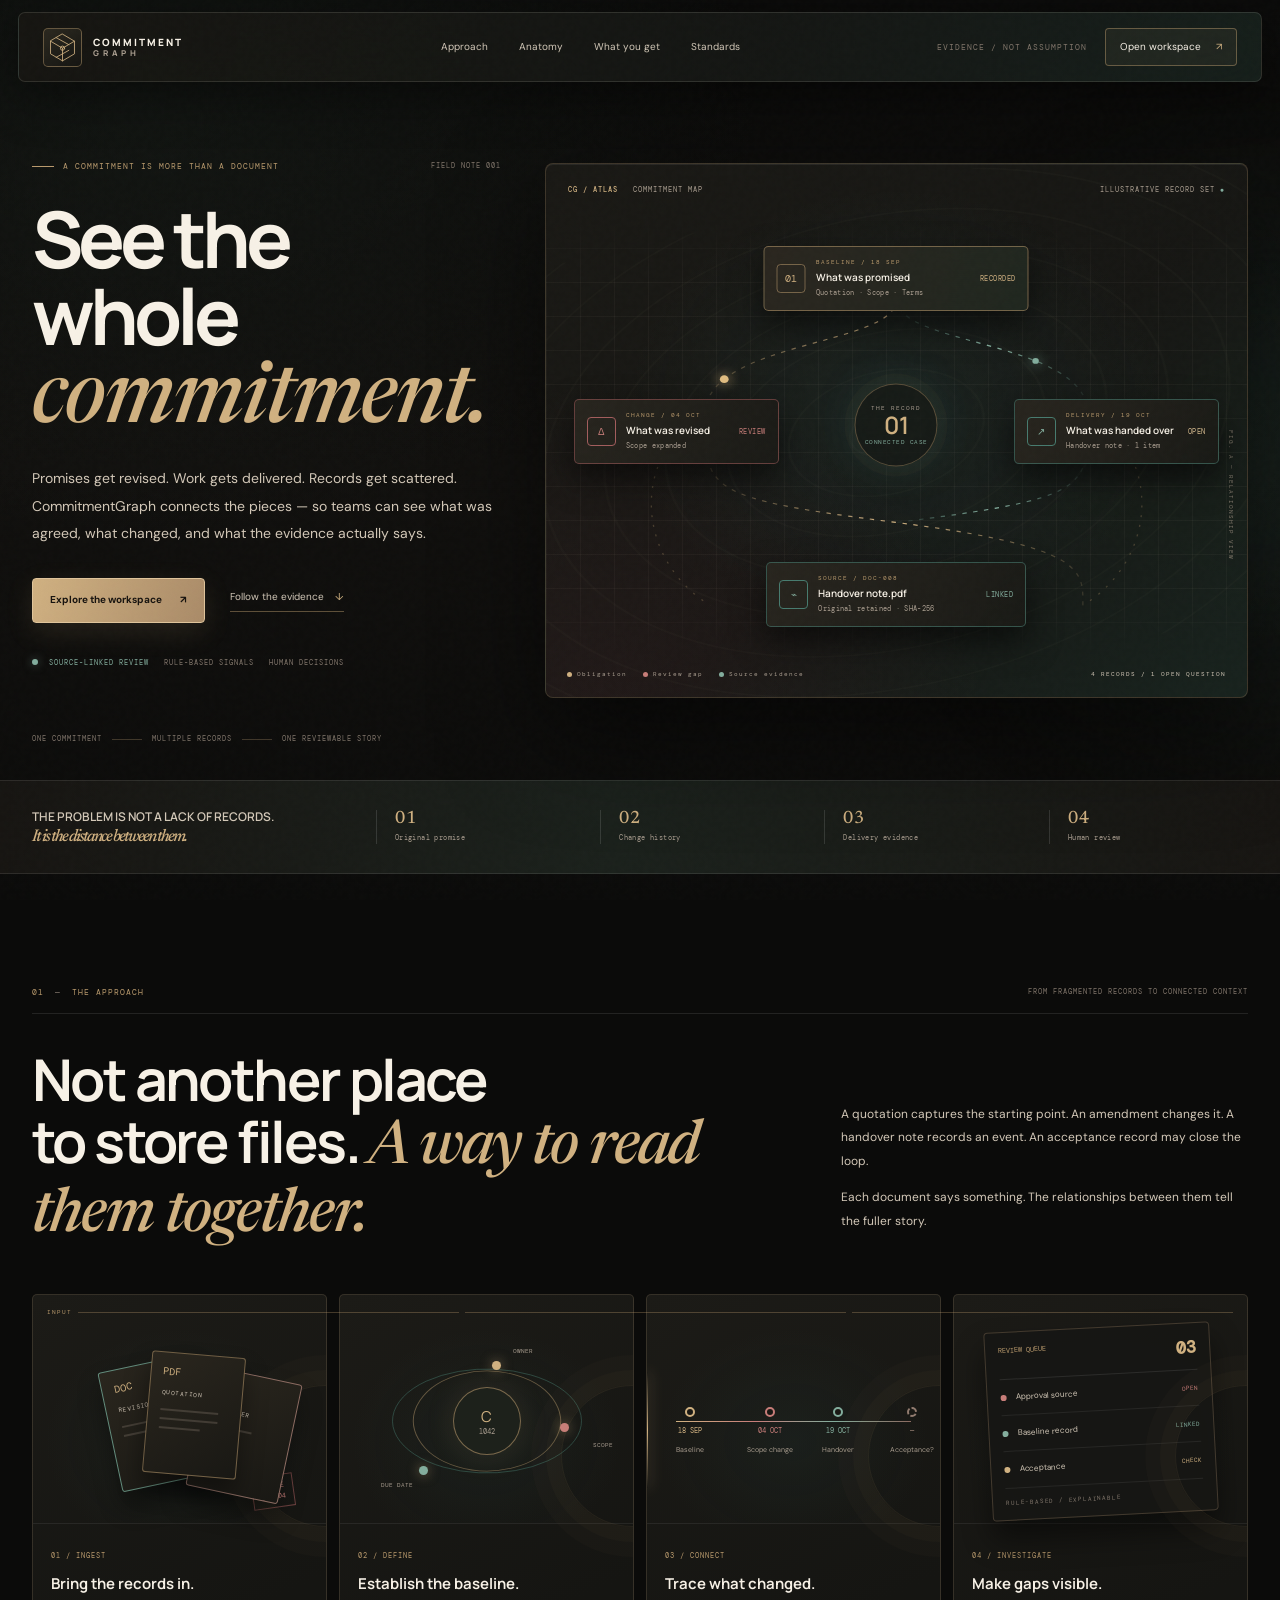
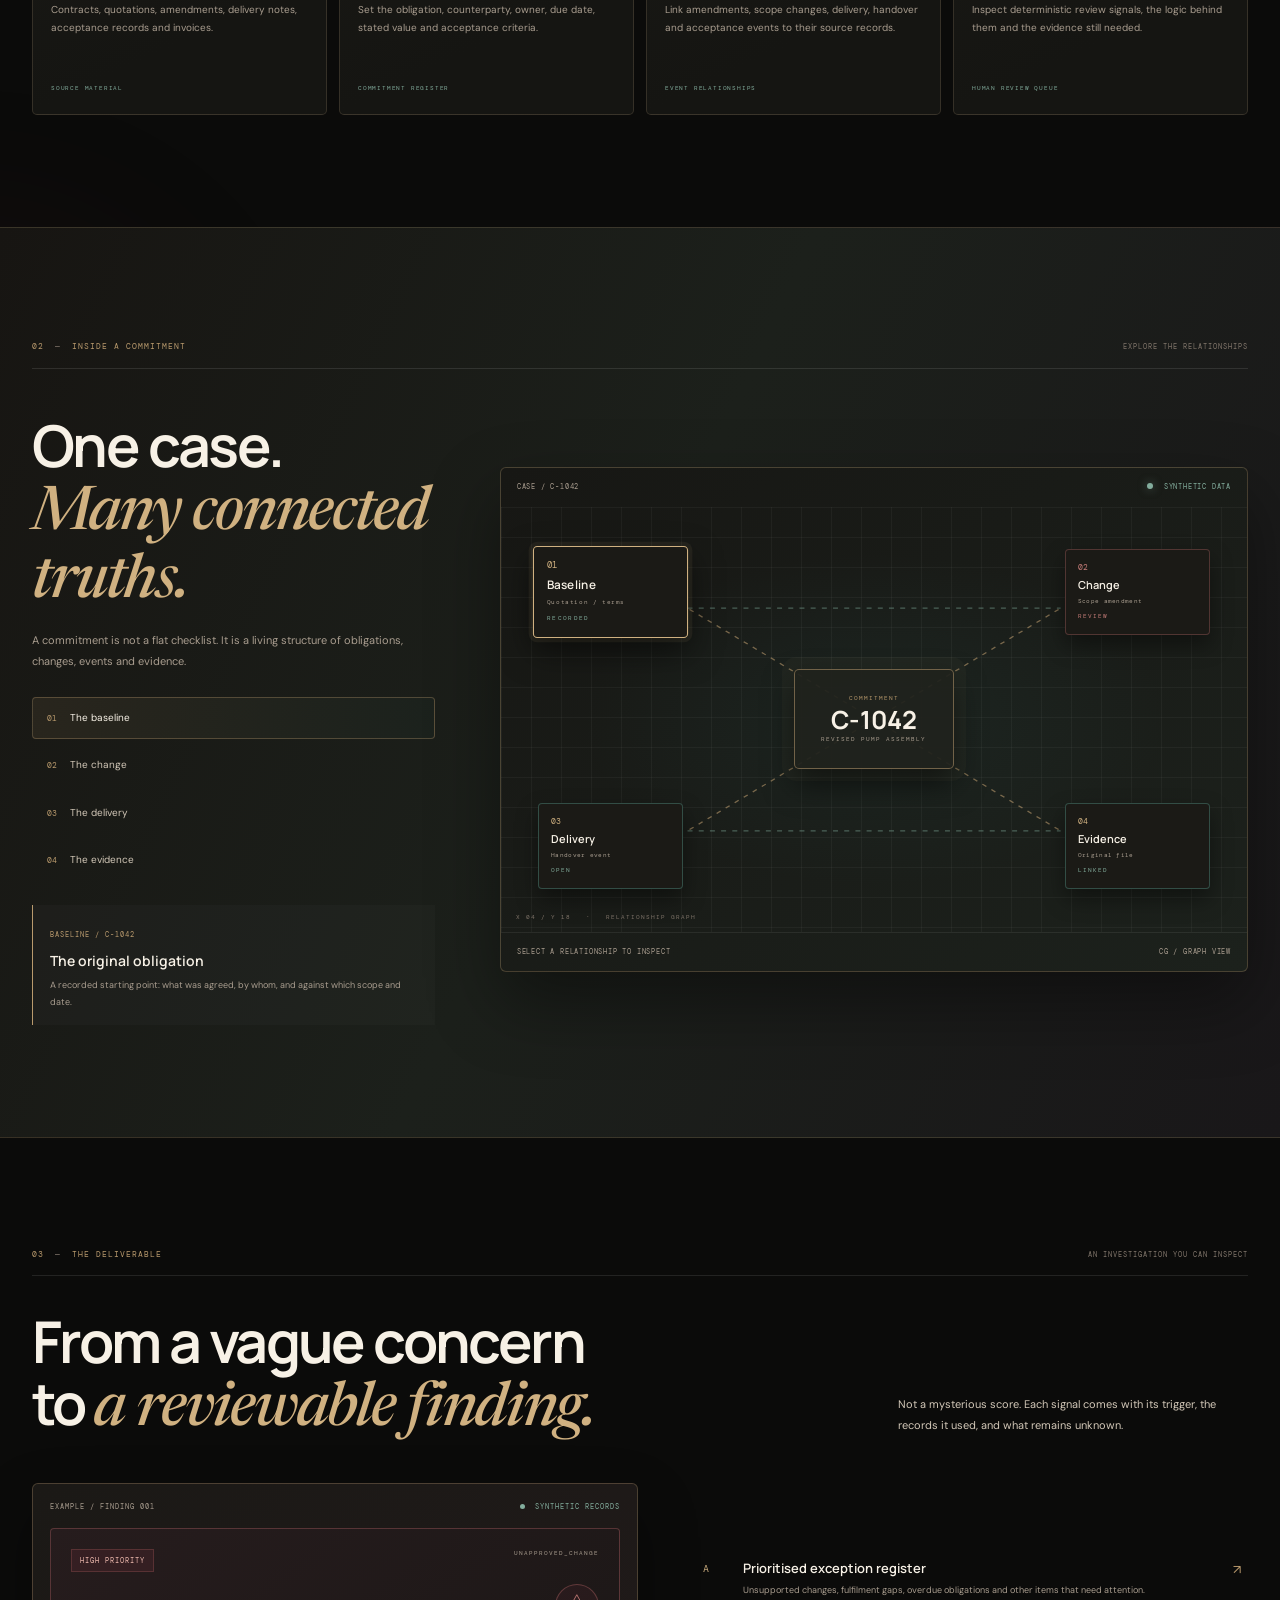
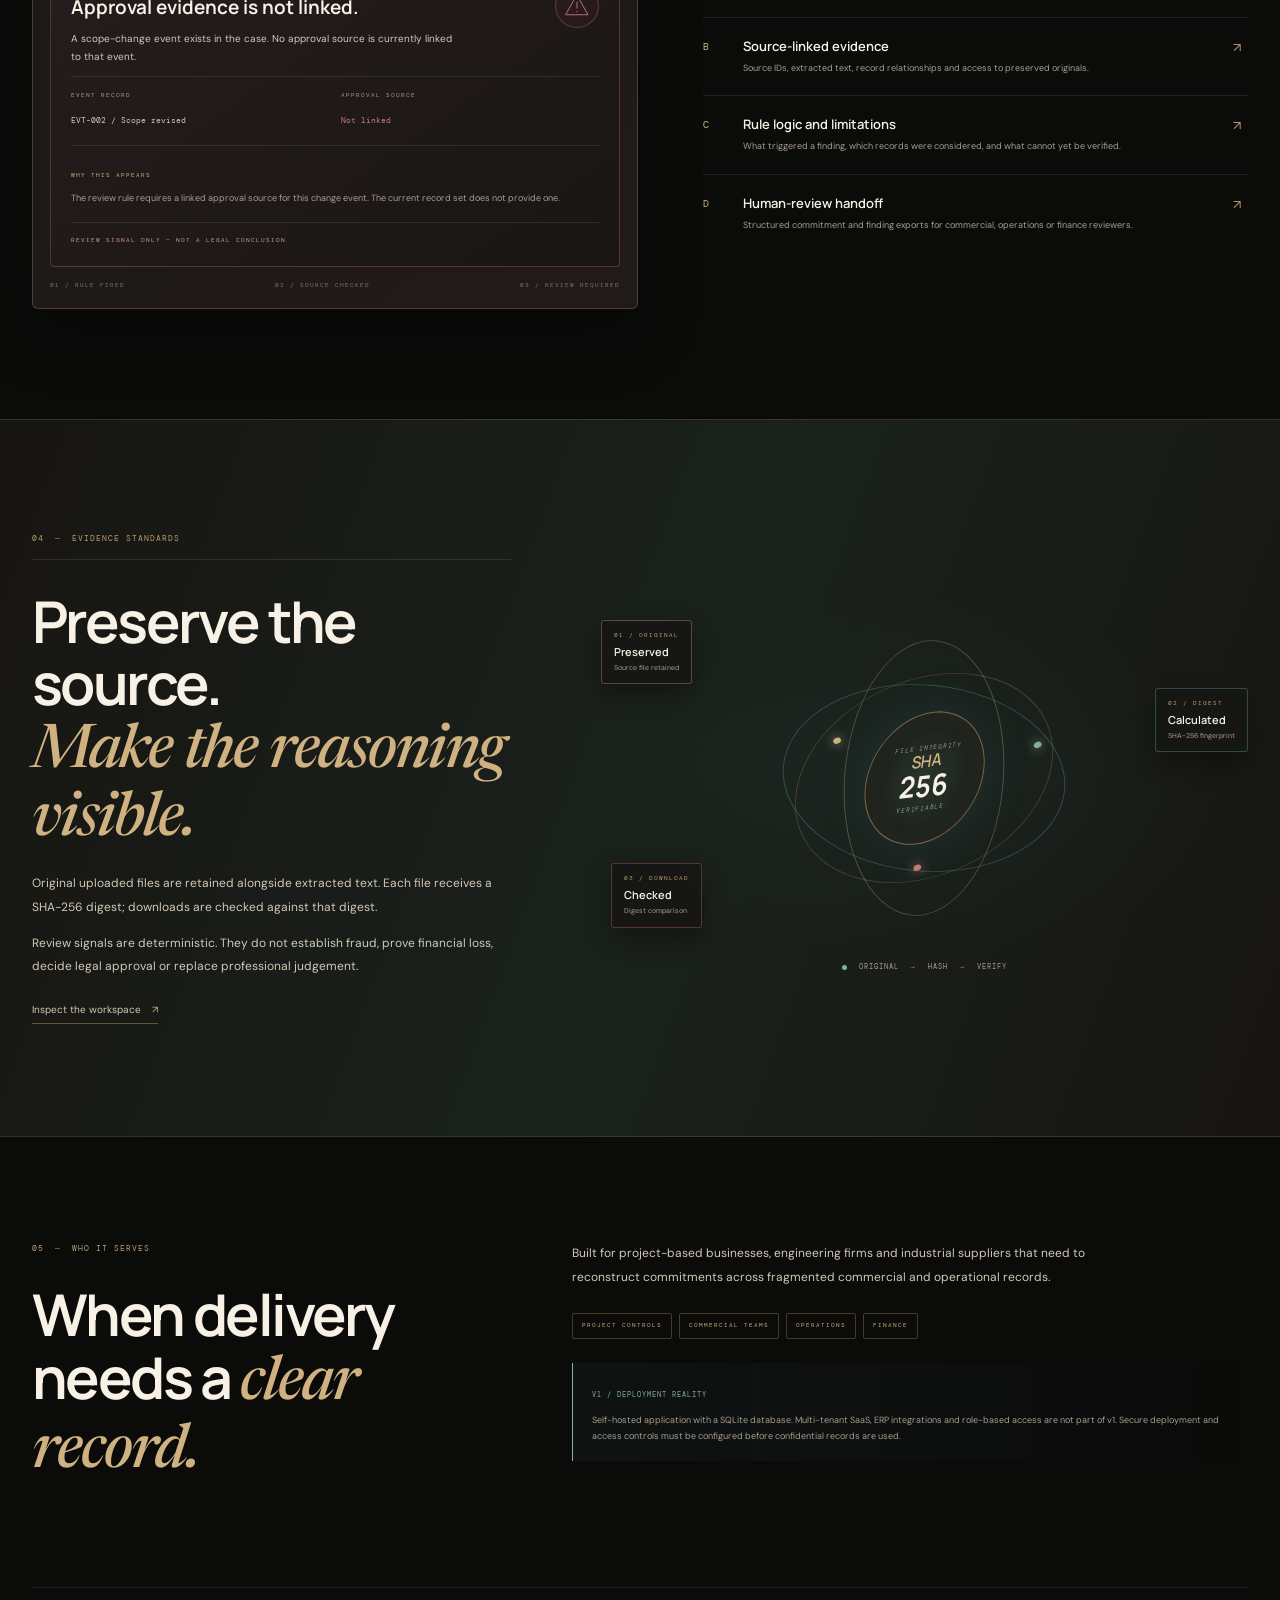
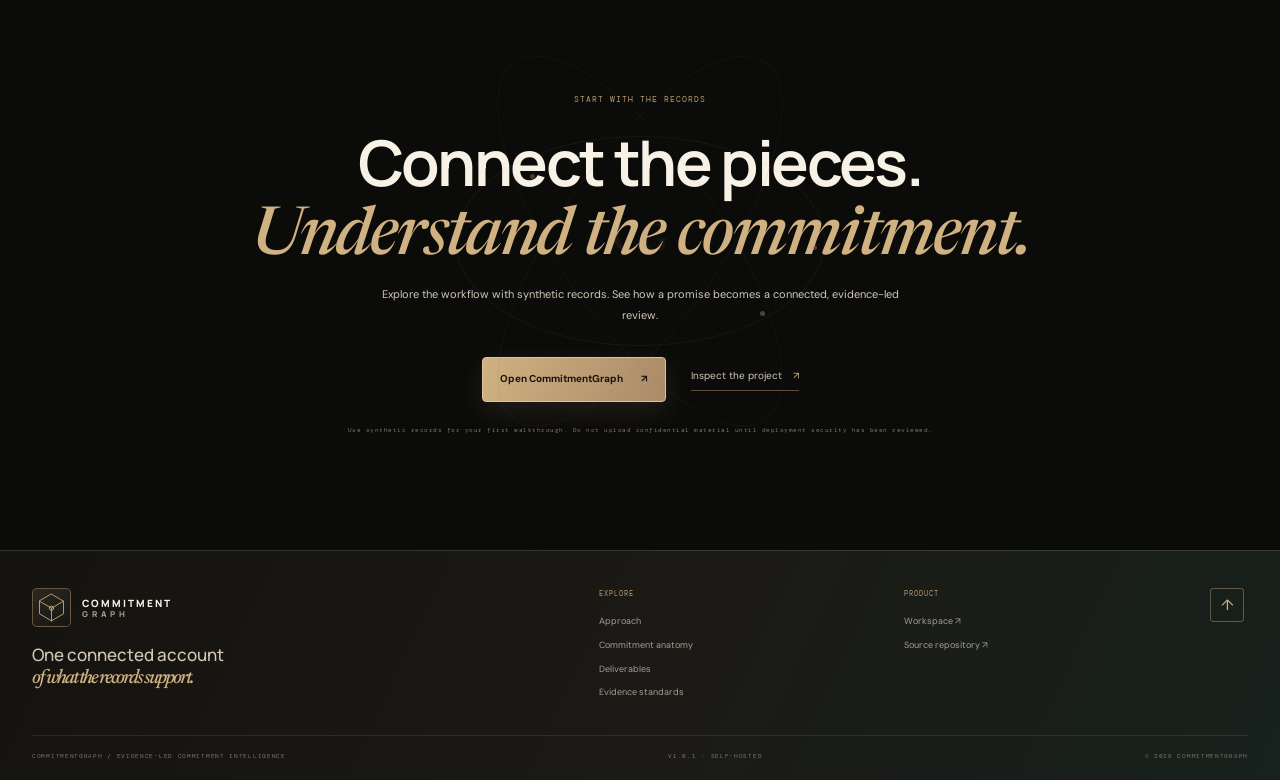
<file: static/marketing.html>
<!doctype html>
<html lang="en">
<head>
<meta charset="utf-8"><meta name="viewport" content="width=device-width,initial-scale=1">
<meta name="theme-color" content="#0b0b0a">
<meta name="description" content="CommitmentGraph connects commercial promises, revisions, delivery events and source records into an evidence-led review trail.">
<meta property="og:title" content="CommitmentGraph — See the whole commitment">
<meta property="og:description" content="From the first promise to the final handover: one connected, reviewable record.">
<title>CommitmentGraph — The commitment, in context</title>
<link rel="preconnect" href="https://fonts.googleapis.com"><link rel="preconnect" href="https://fonts.gstatic.com" crossorigin>
<link href="https://fonts.googleapis.com/css2?family=DM+Mono:wght@400;500&family=DM+Sans:wght@400;500;600;700&family=Manrope:wght@400;500;600;700;800&family=Newsreader:opsz,wght@6..72,400;6..72,500;6..72,600&display=swap" rel="stylesheet">
<link rel="stylesheet" href="/static/site.css">
</head>
<body id="top">
<div class="grain" aria-hidden="true"></div><div class="ambient ambient-a"></div><div class="ambient ambient-b"></div>
<header class="site-header">
<a class="brand" href="/" aria-label="CommitmentGraph home"><span class="brand-symbol"><svg viewBox="0 0 44 44" aria-hidden="true"><path d="M22 3 39 13v18L22 41 5 31V13z"/><path d="M5 13 22 23 39 13M22 23v18"/><circle cx="22" cy="23" r="3"/><path d="m13 8 18 10M13 36l18-10"/></svg></span><span class="brand-name">COMMITMENT<span>GRAPH</span></span></a>
<nav class="desktop-nav" aria-label="Main navigation"><a href="#approach">Approach</a><a href="#anatomy">Anatomy</a><a href="#outputs">What you get</a><a href="#standards">Standards</a></nav>
<div class="header-right"><span class="header-note">EVIDENCE / NOT ASSUMPTION</span><a class="header-cta" href="/workspace">Open workspace <span>↗</span></a><button class="menu-toggle" aria-label="Open navigation" aria-expanded="false"><i></i><i></i></button></div>
<nav class="mobile-nav" id="mobile-nav" aria-label="Mobile navigation"><a href="#approach">Approach</a><a href="#anatomy">Anatomy</a><a href="#outputs">What you get</a><a href="#standards">Standards</a><a href="/workspace">Open workspace ↗</a></nav>
</header>
<main>
<section class="hero shell">
<div class="hero-copy">
<div class="overline"><span class="overline-mark"></span> A COMMITMENT IS MORE THAN A DOCUMENT <span class="overline-index">FIELD NOTE 001</span></div>
<h1>See the whole<br><em>commitment.</em></h1>
<p class="hero-lede">Promises get revised. Work gets delivered. Records get scattered. CommitmentGraph connects the pieces — so teams can see what was agreed, what changed, and what the evidence actually says.</p>
<div class="hero-buttons"><a class="button button-primary" href="/workspace">Explore the workspace <span>↗</span></a><a class="quiet-link" href="#approach">Follow the evidence <span>↓</span></a></div>
<div class="hero-meta"><span><i class="live-dot"></i> SOURCE-LINKED REVIEW</span><span>RULE-BASED SIGNALS</span><span>HUMAN DECISIONS</span></div>
</div>
<div class="atlas" aria-label="Illustrative commitment evidence map">
<div class="atlas-top"><span><b>CG / ATLAS</b> &nbsp; COMMITMENT MAP</span><span>ILLUSTRATIVE RECORD SET <i>●</i></span></div>
<div class="atlas-grid"></div><div class="atlas-contours"></div>
<svg class="atlas-lines" viewBox="0 0 640 470" preserveAspectRatio="none" aria-hidden="true">
<defs><linearGradient id="goldline"><stop stop-color="#b99a6d" stop-opacity=".2"/><stop offset=".5" stop-color="#d0b181"/><stop offset="1" stop-color="#b99a6d" stop-opacity=".2"/></linearGradient><linearGradient id="tealline"><stop stop-color="#639587" stop-opacity=".1"/><stop offset=".5" stop-color="#8db9a8"/><stop offset="1" stop-color="#639587" stop-opacity=".1"/></linearGradient></defs>
<path class="route route-gold" d="M320 91 C320 140 145 133 145 210 S145 295 320 320 S490 370 490 405"/><path class="route route-teal" d="M320 91 C320 140 495 133 495 210 S495 295 320 320"/><path class="route route-muted" d="M145 210 C80 245 78 355 150 405 M495 210 C560 245 562 355 490 405"/>
<circle r="4" class="traveller"><animateMotion dur="7s" repeatCount="indefinite" path="M320 91 C320 140 145 133 145 210 S145 295 320 320 S490 370 490 405"/></circle>
<circle r="3" class="traveller teal-traveller"><animateMotion dur="6s" repeatCount="indefinite" path="M320 91 C320 140 495 133 495 210 S495 295 320 320"/></circle>
</svg>
<div class="atlas-node node-promise"><span class="node-icon icon-gold">01</span><div><small>BASELINE / 18 SEP</small><strong>What was promised</strong><label>Quotation · Scope · Terms</label></div><b class="node-state">RECORDED</b></div>
<div class="atlas-node node-change"><span class="node-icon icon-red">Δ</span><div><small>CHANGE / 04 OCT</small><strong>What was revised</strong><label>Scope expanded</label></div><b class="node-state state-review">REVIEW</b></div>
<div class="atlas-node node-delivery"><span class="node-icon icon-teal">↗</span><div><small>DELIVERY / 19 OCT</small><strong>What was handed over</strong><label>Handover note · 1 item</label></div><b class="node-state state-open">OPEN</b></div>
<div class="atlas-node node-evidence"><span class="node-icon icon-teal">⌁</span><div><small>SOURCE / DOC-008</small><strong>Handover note.pdf</strong><label>Original retained · SHA-256</label></div><b class="node-state state-linked">LINKED</b></div>
<div class="atlas-core"><span>THE RECORD</span><b>01</b><small>CONNECTED CASE</small></div>
<div class="atlas-legend"><span><i class="legend-gold"></i> Obligation</span><span><i class="legend-red"></i> Review gap</span><span><i class="legend-teal"></i> Source evidence</span><b>4 RECORDS / 1 OPEN QUESTION</b></div>
<div class="atlas-side-label">FIG. A — RELATIONSHIP VIEW</div>
</div>
<div class="hero-caption"><span>ONE COMMITMENT</span><span class="caption-rule"></span><span>MULTIPLE RECORDS</span><span class="caption-rule"></span><span>ONE REVIEWABLE STORY</span></div>
</section>

<section class="signal-strip"><div class="shell signal-inner"><div class="signal-lead">THE PROBLEM IS NOT A LACK OF RECORDS.<br><em>It is the distance between them.</em></div><div class="signal-stat"><b>01</b><span>Original promise</span></div><div class="signal-stat"><b>02</b><span>Change history</span></div><div class="signal-stat"><b>03</b><span>Delivery evidence</span></div><div class="signal-stat"><b>04</b><span>Human review</span></div></div></section>

<section class="approach shell section-pad" id="approach">
<div class="section-head"><div class="section-id">01 <i>—</i> THE APPROACH</div><span class="section-aside">FROM FRAGMENTED RECORDS TO CONNECTED CONTEXT</span></div>
<div class="approach-intro"><h2>Not another place<br>to store files. <em>A way to read them together.</em></h2><div class="approach-copy"><p>A quotation captures the starting point. An amendment changes it. A handover note records an event. An acceptance record may close the loop.</p><p>Each document says something. The relationships between them tell the fuller story.</p></div></div>
<div class="journey">
<div class="journey-rail"><span>INPUT</span><i></i><span>STRUCTURE</span><i></i><span>TRACE</span><i></i><span>REVIEW</span></div>
<article class="journey-card journey-input"><div class="journey-visual documents-visual"><div class="doc doc-back"><b>DOC</b><span>REVISION</span><i></i><i></i></div><div class="doc doc-front"><b>PDF</b><span>QUOTATION</span><i></i><i></i><i></i></div><div class="doc doc-side"><b>CSV</b><span>REGISTER</span><i></i></div><div class="visual-stamp">SOURCE<br>SET 04</div></div><div class="journey-text"><small>01 / INGEST</small><h3>Bring the records in.</h3><p>Contracts, quotations, amendments, delivery notes, acceptance records and invoices.</p><span class="journey-output">SOURCE MATERIAL</span></div></article>
<article class="journey-card journey-structure"><div class="journey-visual structure-visual"><div class="structure-ring ring-one"></div><div class="structure-ring ring-two"></div><div class="structure-center">C<span>1042</span></div><i class="orbit-point point-one"></i><i class="orbit-point point-two"></i><i class="orbit-point point-three"></i><div class="orbit-label label-one">OWNER</div><div class="orbit-label label-two">DUE DATE</div><div class="orbit-label label-three">SCOPE</div></div><div class="journey-text"><small>02 / DEFINE</small><h3>Establish the baseline.</h3><p>Set the obligation, counterparty, owner, due date, stated value and acceptance criteria.</p><span class="journey-output">COMMITMENT REGISTER</span></div></article>
<article class="journey-card journey-trace"><div class="journey-visual timeline-visual"><div class="timeline-line"></div><div class="timeline-event event-a"><i></i><b>18 SEP</b><span>Baseline</span></div><div class="timeline-event event-b"><i></i><b>04 OCT</b><span>Scope change</span></div><div class="timeline-event event-c"><i></i><b>19 OCT</b><span>Handover</span></div><div class="timeline-event event-d"><i></i><b>—</b><span>Acceptance?</span></div><div class="timeline-scan"></div></div><div class="journey-text"><small>03 / CONNECT</small><h3>Trace what changed.</h3><p>Link amendments, scope changes, delivery, handover and acceptance events to their source records.</p><span class="journey-output">EVENT RELATIONSHIPS</span></div></article>
<article class="journey-card journey-review"><div class="journey-visual review-visual"><div class="review-sheet"><div class="review-sheet-head"><span>REVIEW QUEUE</span><b>03</b></div><div class="review-row"><i class="review-alert"></i><span>Approval source</span><b>OPEN</b></div><div class="review-row"><i class="review-ok"></i><span>Baseline record</span><b>LINKED</b></div><div class="review-row"><i class="review-wait"></i><span>Acceptance</span><b>CHECK</b></div><div class="review-sheet-foot">RULE-BASED / EXPLAINABLE</div></div></div><div class="journey-text"><small>04 / INVESTIGATE</small><h3>Make gaps visible.</h3><p>Inspect deterministic review signals, the logic behind them and the evidence still needed.</p><span class="journey-output">HUMAN REVIEW QUEUE</span></div></article>
</div>
</section>

<section class="anatomy-section" id="anatomy"><div class="shell section-pad">
<div class="section-head"><div class="section-id">02 <i>—</i> INSIDE A COMMITMENT</div><span class="section-aside">EXPLORE THE RELATIONSHIPS</span></div>
<div class="anatomy-layout"><div class="anatomy-copy"><h2>One case.<br><em>Many connected truths.</em></h2><p>A commitment is not a flat checklist. It is a living structure of obligations, changes, events and evidence.</p>
<div class="anatomy-tabs" role="tablist" aria-label="Commitment relationship views">
<button class="anatomy-tab active" role="tab" aria-selected="true" data-view="baseline"><span>01</span> The baseline</button>
<button class="anatomy-tab" role="tab" aria-selected="false" data-view="change"><span>02</span> The change</button>
<button class="anatomy-tab" role="tab" aria-selected="false" data-view="delivery"><span>03</span> The delivery</button>
<button class="anatomy-tab" role="tab" aria-selected="false" data-view="evidence"><span>04</span> The evidence</button>
</div><div class="anatomy-note" aria-live="polite"><small id="view-kicker">BASELINE / C-1042</small><h3 id="view-title">The original obligation</h3><p id="view-copy">A recorded starting point: what was agreed, by whom, and against which scope and date.</p></div>
</div>
<div class="case-board" data-active="baseline"><div class="board-top"><span>CASE / C-1042</span><span class="board-status"><i></i> SYNTHETIC DATA</span></div><div class="board-canvas">
<div class="board-grid"></div><svg class="board-links" viewBox="0 0 600 420" preserveAspectRatio="none" aria-hidden="true"><path d="M300 210 L150 100 M300 210 L450 100 M300 210 L150 320 M300 210 L450 320"/><path d="M150 100 L450 100 M150 320 L450 320" class="link-secondary"/></svg>
<div class="board-hub"><span>COMMITMENT</span><b>C-1042</b><small>REVISED PUMP ASSEMBLY</small></div>
<div class="board-card board-baseline"><i>01</i><b>Baseline</b><small>Quotation / terms</small><span>RECORDED</span></div>
<div class="board-card board-change"><i>02</i><b>Change</b><small>Scope amendment</small><span>REVIEW</span></div>
<div class="board-card board-delivery"><i>03</i><b>Delivery</b><small>Handover event</small><span>OPEN</span></div>
<div class="board-card board-evidence"><i>04</i><b>Evidence</b><small>Original file</small><span>LINKED</span></div>
<div class="board-coordinates">X 04 / Y 18 &nbsp; · &nbsp; RELATIONSHIP GRAPH</div>
</div><div class="board-bottom"><span>SELECT A RELATIONSHIP TO INSPECT</span><span>CG / GRAPH VIEW</span></div></div>
</div></div></section>

<section class="outputs-section shell section-pad" id="outputs">
<div class="section-head"><div class="section-id">03 <i>—</i> THE DELIVERABLE</div><span class="section-aside">AN INVESTIGATION YOU CAN INSPECT</span></div>
<div class="outputs-heading"><h2>From a vague concern<br>to <em>a reviewable finding.</em></h2><p>Not a mysterious score. Each signal comes with its trigger, the records it used, and what remains unknown.</p></div>
<div class="finding-layout"><div class="finding-stage"><div class="stage-top"><span>EXAMPLE / FINDING 001</span><span><i></i> SYNTHETIC RECORDS</span></div><div class="finding-card"><div class="finding-status"><span>HIGH PRIORITY</span><b>UNAPPROVED_CHANGE</b></div><div class="finding-icon"><svg viewBox="0 0 64 64" aria-hidden="true"><path d="M32 7 57 52H7z"/><path d="M32 23v14m0 7v1"/></svg></div><h3>Approval evidence is not linked.</h3><p>A scope-change event exists in the case. No approval source is currently linked to that event.</p><div class="finding-evidence"><div><small>EVENT RECORD</small><b>EVT-002 / Scope revised</b></div><div><small>APPROVAL SOURCE</small><b class="unlinked">Not linked</b></div></div><div class="finding-reason"><span>WHY THIS APPEARS</span><p>The review rule requires a linked approval source for this change event. The current record set does not provide one.</p></div><div class="finding-disclaimer">REVIEW SIGNAL ONLY — NOT A LEGAL CONCLUSION</div></div><div class="stage-foot"><span>01 / RULE FIRED</span><span>02 / SOURCE CHECKED</span><span>03 / REVIEW REQUIRED</span></div></div>
<div class="deliverables"><article><span class="deliverable-no">A</span><div><h3>Prioritised exception register</h3><p>Unsupported changes, fulfilment gaps, overdue obligations and other items that need attention.</p></div><span class="deliverable-arrow">↗</span></article><article><span class="deliverable-no">B</span><div><h3>Source-linked evidence</h3><p>Source IDs, extracted text, record relationships and access to preserved originals.</p></div><span class="deliverable-arrow">↗</span></article><article><span class="deliverable-no">C</span><div><h3>Rule logic and limitations</h3><p>What triggered a finding, which records were considered, and what cannot yet be verified.</p></div><span class="deliverable-arrow">↗</span></article><article><span class="deliverable-no">D</span><div><h3>Human-review handoff</h3><p>Structured commitment and finding exports for commercial, operations or finance reviewers.</p></div><span class="deliverable-arrow">↗</span></article></div></div>
</section>

<section class="standards-section" id="standards"><div class="shell section-pad standards-layout"><div class="standards-copy"><div class="section-head"><div class="section-id">04 <i>—</i> EVIDENCE STANDARDS</div></div><h2>Preserve the source.<br><em>Make the reasoning visible.</em></h2><p>Original uploaded files are retained alongside extracted text. Each file receives a SHA-256 digest; downloads are checked against that digest.</p><p>Review signals are deterministic. They do not establish fraud, prove financial loss, decide legal approval or replace professional judgement.</p><a class="quiet-link" href="/workspace">Inspect the workspace <span>↗</span></a></div>
<div class="integrity-art"><div class="integrity-rings"><span></span><span></span><span></span><div class="hash-core"><small>FILE INTEGRITY</small><b>SHA</b><strong>256</strong><i>VERIFIABLE</i></div></div><div class="integrity-callout callout-a"><small>01 / ORIGINAL</small><b>Preserved</b><span>Source file retained</span></div><div class="integrity-callout callout-b"><small>02 / DIGEST</small><b>Calculated</b><span>SHA-256 fingerprint</span></div><div class="integrity-callout callout-c"><small>03 / DOWNLOAD</small><b>Checked</b><span>Digest comparison</span></div><div class="integrity-track"><i></i><span>ORIGINAL</span><b>→</b><span>HASH</span><b>→</b><span>VERIFY</span></div></div></div></section>

<section class="fit-section shell"><div class="fit-left"><div class="section-id">05 <i>—</i> WHO IT SERVES</div><h2>When delivery<br>needs a <em>clear record.</em></h2></div><div class="fit-right"><p>Built for project-based businesses, engineering firms and industrial suppliers that need to reconstruct commitments across fragmented commercial and operational records.</p><div class="fit-tags"><span>PROJECT CONTROLS</span><span>COMMERCIAL TEAMS</span><span>OPERATIONS</span><span>FINANCE</span></div><div class="deployment-note"><b>V1 / DEPLOYMENT REALITY</b><p>Self-hosted application with a SQLite database. Multi-tenant SaaS, ERP integrations and role-based access are not part of v1. Secure deployment and access controls must be configured before confidential records are used.</p></div></div></section>

<section class="closing shell"><div class="closing-orbit" aria-hidden="true"><span></span><span></span><span></span><b>CG</b></div><div class="section-id">START WITH THE RECORDS</div><h2>Connect the pieces.<br><em>Understand the commitment.</em></h2><p>Explore the workflow with synthetic records. See how a promise becomes a connected, evidence-led review.</p><div class="hero-buttons"><a class="button button-primary" href="/workspace">Open CommitmentGraph <span>↗</span></a><a class="quiet-link" href="https://github.com/DT-09/CommitmentGraph" target="_blank" rel="noopener noreferrer">Inspect the project <span>↗</span></a></div><small>Use synthetic records for your first walkthrough. Do not upload confidential material until deployment security has been reviewed.</small></section>
</main>
<footer class="site-footer"><div class="shell footer-main"><div class="footer-brand"><a class="brand" href="/"><span class="brand-symbol"><svg viewBox="0 0 44 44" aria-hidden="true"><path d="M22 3 39 13v18L22 41 5 31V13z"/><path d="M5 13 22 23 39 13M22 23v18"/><circle cx="22" cy="23" r="3"/></svg></span><span class="brand-name">COMMITMENT<span>GRAPH</span></span></a><p>One connected account<br><em>of what the records support.</em></p></div><div class="footer-nav"><span>EXPLORE</span><a href="#approach">Approach</a><a href="#anatomy">Commitment anatomy</a><a href="#outputs">Deliverables</a><a href="#standards">Evidence standards</a></div><div class="footer-nav"><span>PRODUCT</span><a href="/workspace">Workspace ↗</a><a href="https://github.com/DT-09/CommitmentGraph" target="_blank" rel="noopener noreferrer">Source repository ↗</a></div><a class="back-top" href="#top" aria-label="Back to top">↑</a></div><div class="shell footer-bottom"><span>COMMITMENTGRAPH / EVIDENCE-LED COMMITMENT INTELLIGENCE</span><span>V1.0.1 · SELF-HOSTED</span><span>© 2026 COMMITMENTGRAPH</span></div></footer>
<script src="/static/site.js" defer></script>
</body></html>
</file>
<file: static/site.css>
:root{--bg:#0b0b0a;--panel:#151512;--panel2:#1c1b17;--panel3:#202b25;--line:#39352e;--line-soft:#ffffff18;--ivory:#f7f1e6;--cream:#eadec9;--body:#d3c8b8;--muted:#a99d8f;--dim:#81766b;--brass:#b99a6d;--gold:#d0b181;--teal:#83ad9d;--teal-deep:#2a524e;--red:#c77d79;--serif:"Newsreader",Georgia,serif;--sans:"DM Sans",sans-serif;--display:Manrope,sans-serif;--mono:"DM Mono",monospace}
*{box-sizing:border-box}html{scroll-behavior:smooth;scroll-padding-top:105px}body{margin:0;background:var(--bg);color:var(--ivory);font:15px/1.65 var(--sans);overflow-x:hidden}body:before{content:"";position:fixed;inset:0;z-index:-3;pointer-events:none;background:radial-gradient(ellipse at 12% 12%,#25352b35,transparent 38%),radial-gradient(ellipse at 85% 48%,#2a524e20,transparent 34%),linear-gradient(180deg,#0b0b0a,#11100e 52%,#0b0b0a)}.grain{position:fixed;inset:0;z-index:50;pointer-events:none;opacity:.12;background-image:url("data:image/svg+xml,%3Csvg viewBox='0 0 180 180' xmlns='http://www.w3.org/2000/svg'%3E%3Cfilter id='n'%3E%3CfeTurbulence type='fractalNoise' baseFrequency='.9' numOctaves='3' stitchTiles='stitch'/%3E%3C/filter%3E%3Crect width='100%25' height='100%25' filter='url(%23n)' opacity='.14'/%3E%3C/svg%3E")}.ambient{position:absolute;z-index:-1;pointer-events:none;border-radius:50%;filter:blur(100px);opacity:.13}.ambient-a{width:480px;height:480px;top:220px;right:-220px;background:#315b4d}.ambient-b{width:400px;height:400px;top:1850px;left:-230px;background:#692c38}a{color:inherit;text-decoration:none}button{font:inherit}.shell{width:min(1260px,calc(100% - 64px));margin-inline:auto}
.site-header{position:fixed;z-index:40;top:12px;left:50%;transform:translateX(-50%);width:min(1440px,calc(100% - 36px));height:70px;padding:0 24px;display:flex;align-items:center;justify-content:space-between;border:1px solid #f7f1e61e;border-radius:7px;background:linear-gradient(105deg,#171612e8,#171916d9 60%,#17211de8);backdrop-filter:blur(24px) saturate(140%);box-shadow:0 12px 50px #0007}.brand{display:flex;align-items:center;gap:11px}.brand-symbol{width:39px;height:39px;border:1px solid #b99a6d77;border-radius:5px;background:linear-gradient(145deg,#2b281f,#151512);display:grid;place-items:center}.brand-symbol svg{width:31px;height:31px;fill:none;stroke:var(--gold);stroke-width:1.2;stroke-linecap:round;stroke-linejoin:round}.brand-name{font:800 10px/1.25 var(--display);letter-spacing:2px}.brand-name span{display:block;font-size:8px;letter-spacing:4px;color:var(--muted)}.desktop-nav{display:flex;gap:31px;margin-left:60px}.desktop-nav a,.mobile-nav a{font-size:10px;color:var(--body);transition:color .2s}.desktop-nav a:hover,.mobile-nav a:hover{color:var(--gold)}.header-right{display:flex;align-items:center;gap:18px}.header-note{font:8px var(--mono);letter-spacing:1px;color:var(--dim)}.header-cta{padding:10px 14px;border:1px solid #b99a6d77;border-radius:4px;color:var(--ivory);font-size:10px;background:#b99a6d12}.header-cta span{color:var(--gold);margin-left:12px}.menu-toggle{display:none;width:37px;height:37px;border:1px solid #ffffff25;border-radius:4px;background:#ffffff08}.menu-toggle i{display:block;width:14px;height:1px;background:var(--ivory);margin:5px auto;transition:.2s}.mobile-nav{display:none}
.hero{position:relative;display:grid;grid-template-columns:.8fr 1.2fr;align-items:center;gap:44px;min-height:780px;padding-top:152px;padding-bottom:72px}.hero-copy{position:relative;z-index:2;padding-bottom:32px}.overline,.section-id,.section-aside,.atlas-top,.atlas-node small,.atlas-node label,.atlas-legend,.atlas-side-label,.hero-meta,.hero-caption,.signal-stat,.journey-rail,.journey-text small,.journey-output,.board-top,.board-bottom,.board-coordinates,.board-card small,.board-card span,.board-hub span,.board-hub small,.finding-status,.stage-top,.finding-evidence small,.finding-reason span,.finding-disclaimer,.stage-foot,.deliverable-no,.integrity-callout small,.integrity-track,.fit-tags,.deployment-note>b,.closing>small,.footer-nav>span,.footer-bottom{font-family:var(--mono);letter-spacing:1px}.overline{font-size:8px;color:var(--brass);display:flex;align-items:center;gap:9px;white-space:nowrap}.overline-mark{width:22px;height:1px;background:var(--brass)}.overline-index{margin-left:auto;color:var(--dim);font-size:7px}h1{font:700 clamp(55px,6.1vw,88px)/.99 var(--display);letter-spacing:-5px;margin:27px 0 23px}h1 em,h2 em,.signal-lead em,.footer-brand p em{font:500 italic 1.08em/.95 var(--serif);color:var(--gold);letter-spacing:-2px}.hero-lede{max-width:470px;color:var(--body);font-size:14px;line-height:1.95}.hero-buttons{display:flex;align-items:center;gap:25px;flex-wrap:wrap;margin-top:31px}.button{display:inline-flex;align-items:center;gap:18px;padding:13px 17px;border-radius:4px;font-size:10px;font-weight:700;transition:transform .25s,background .25s}.button:hover{transform:translateY(-2px)}.button-primary{color:#17130f;background:linear-gradient(110deg,#d0b181,#aa8b68);border:1px solid #dfc49b;box-shadow:0 9px 28px #b99a6d24}.button-primary:hover{background:#e0c49a}.quiet-link{font-size:10px;color:var(--body);border-bottom:1px solid #b99a6d77;padding-bottom:5px}.quiet-link span{color:var(--gold);margin-left:8px}.hero-meta{display:flex;gap:15px;flex-wrap:wrap;margin-top:34px;color:var(--dim);font-size:7px}.hero-meta span:first-child{color:var(--teal)}.live-dot,.board-status i{display:inline-block;width:6px;height:6px;background:var(--teal);border-radius:50%;margin-right:6px;box-shadow:0 0 10px #83ad9d88}
.atlas{height:535px;position:relative;isolation:isolate;overflow:hidden;border:1px solid #a88c6744;border-radius:8px;background:linear-gradient(140deg,#1b1a16f5,#171714f7 56%,#19241ff5);box-shadow:0 35px 100px #0008,inset 0 1px #fff1}.atlas:before{content:"";position:absolute;inset:0;z-index:-1;background:radial-gradient(ellipse at 50% 46%,#2a524e36,transparent 54%),radial-gradient(ellipse at 8% 100%,#692c3820,transparent 42%)}.atlas-top{position:absolute;top:20px;left:22px;right:22px;display:flex;justify-content:space-between;color:var(--muted);font-size:7px}.atlas-top b{color:var(--gold);font-weight:500}.atlas-top i{color:var(--teal);font-style:normal}.atlas-grid{position:absolute;inset:50px 0 35px;background-image:linear-gradient(#c5b3a60d 1px,transparent 1px),linear-gradient(90deg,#c5b3a60d 1px,transparent 1px);background-size:34px 34px;mask-image:linear-gradient(transparent,#000 15%,#000 85%,transparent)}.atlas-contours{position:absolute;inset:70px 10px 50px;opacity:.25;background:repeating-radial-gradient(ellipse at 49% 48%,transparent 0 29px,#8b8b6b24 30px 31px,transparent 32px 52px);transform:rotate(-13deg) scale(1.2)}.atlas-lines{position:absolute;inset:46px 0 28px;width:100%;height:calc(100% - 74px);overflow:visible}.route{fill:none;stroke-width:1.2;stroke-dasharray:4 6}.route-gold{stroke:url(#goldline)}.route-teal{stroke:url(#tealline)}.route-muted{stroke:#b99a6d4a;stroke-dasharray:2 8}.traveller{fill:#e1bd82;filter:drop-shadow(0 0 6px #e1bd82)}.teal-traveller{fill:#83ad9d;filter:drop-shadow(0 0 6px #83ad9d)}.atlas-node{position:absolute;z-index:3;display:flex;align-items:center;gap:10px;min-width:205px;padding:11px 12px;border:1px solid #a88c6755;border-radius:5px;background:linear-gradient(120deg,#29261ff2,#1a1a16f5);box-shadow:0 14px 32px #0008;animation:drift 7s ease-in-out infinite}.node-promise{top:82px;left:50%;transform:translateX(-50%);min-width:265px;border-color:#b99a6d88;background:linear-gradient(110deg,#2a261f,#20271f)}.node-change{left:4%;top:235px;border-color:#a35d5d88;animation-delay:-2s}.node-delivery{right:4%;top:235px;border-color:#477b6f99;animation-delay:-4s}.node-evidence{left:50%;transform:translateX(-50%);top:398px;min-width:260px;border-color:#477b6f99;animation-delay:-1s}.node-icon{width:29px;height:29px;flex:0 0 29px;border:1px solid;border-radius:4px;display:grid;place-items:center;font:10px var(--mono)}.icon-gold{color:var(--gold);border-color:#b99a6d88}.icon-red{color:var(--red);border-color:#a35d5d}.icon-teal{color:var(--teal);border-color:#477b6f}.atlas-node small{display:block;color:var(--brass);font-size:6px}.atlas-node strong{display:block;font:600 10px var(--display);margin:3px 0;color:var(--ivory)}.atlas-node label{display:block;color:var(--muted);font-size:7px;letter-spacing:.3px;white-space:nowrap}.node-state{margin-left:auto;font:7px var(--mono);letter-spacing:.5px;color:var(--gold);white-space:nowrap}.state-review{color:var(--red)}.state-open{color:#d3b88d}.state-linked{color:var(--teal)}.atlas-core{position:absolute;left:50%;top:49%;transform:translate(-50%,-50%);width:83px;height:83px;border:1px solid #b99a6d66;border-radius:50%;display:flex;flex-direction:column;align-items:center;justify-content:center;background:#171b17d9;box-shadow:0 0 0 10px #b99a6d08,0 0 40px #2a524e4a;z-index:1}.atlas-core span{font:6px var(--mono);color:var(--muted);letter-spacing:1px}.atlas-core b{font:600 24px var(--display);line-height:1.1;color:var(--gold)}.atlas-core small{font:6px var(--mono);color:var(--teal);letter-spacing:.5px}.atlas-legend{position:absolute;bottom:17px;left:21px;right:21px;display:flex;gap:16px;align-items:center;color:var(--muted);font-size:6px}.atlas-legend span{display:flex;align-items:center;gap:5px}.atlas-legend b{margin-left:auto;color:var(--body);font-size:6px;font-weight:400}.atlas-legend i{width:5px;height:5px;border-radius:50%;display:inline-block}.legend-gold{background:var(--gold)}.legend-red{background:var(--red)}.legend-teal{background:var(--teal)}.atlas-side-label{position:absolute;right:12px;top:50%;writing-mode:vertical-rl;color:#827a6c;font-size:6px}.hero-caption{position:absolute;bottom:35px;left:0;display:flex;align-items:center;gap:10px;color:var(--dim);font-size:7px}.caption-rule{width:30px;height:1px;background:#a88c6755}
.signal-strip{border-block:1px solid #ffffff18;background:linear-gradient(90deg,#171512,#1b211c 48%,#171512)}.signal-inner{display:grid;grid-template-columns:1.6fr repeat(4,1fr);align-items:center;gap:25px;padding-block:26px}.signal-lead{font:600 12px/1.65 var(--display);color:var(--body)}.signal-lead em{font-size:17px}.signal-stat{border-left:1px solid #ffffff20;padding-left:18px;display:grid;gap:4px}.signal-stat b{font:500 18px var(--serif);color:var(--gold)}.signal-stat span{font-size:7px;color:var(--muted);letter-spacing:.4px}
.section-pad{padding-block:112px}.section-head{display:flex;align-items:center;justify-content:space-between;border-bottom:1px solid #ffffff1a;padding-bottom:14px}.section-id{font-size:8px;color:var(--brass)}.section-id i{font-style:normal;color:var(--dim);margin:0 5px}.section-aside{font-size:7px;color:var(--dim)}.approach-intro{display:grid;grid-template-columns:1.15fr .65fr;gap:90px;align-items:end;padding:34px 0 48px}h2{font:650 clamp(36px,4.5vw,58px)/1.08 var(--display);letter-spacing:-2.6px;margin:0;color:var(--ivory)}h2 em{font-size:1.06em}.approach-copy p,.standards-copy p,.fit-right>p{font-size:12px;line-height:1.95;color:var(--body);margin:0 0 13px}.journey{display:grid;grid-template-columns:repeat(4,1fr);gap:12px;position:relative}.journey-card{position:relative;min-height:395px;overflow:hidden;border:1px solid #8d7b6244;border-radius:5px;background:linear-gradient(155deg,#1c1b17,#151512 75%);transition:transform .3s,border-color .3s}.journey-card:hover{transform:translateY(-5px);border-color:#b99a6d99}.journey-card:after{content:"";position:absolute;width:140px;height:140px;border:1px solid #b99a6d18;border-radius:50%;right:-70px;top:90px;box-shadow:0 0 0 15px #b99a6d08,0 0 0 30px #b99a6d05;pointer-events:none}.journey-rail{position:absolute;z-index:2;top:14px;left:15px;right:15px;display:flex;align-items:center;gap:6px;color:var(--brass);font-size:6px}.journey-rail i{height:1px;background:#b99a6d55;flex:1}.journey-rail span:not(:first-child){display:none}.journey-visual{height:205px;position:relative;margin-top:24px;border-bottom:1px solid #ffffff12;background:radial-gradient(ellipse at 50% 60%,#2a524e20,transparent 65%)}.journey-text{padding:17px 18px}.journey-text small{color:var(--brass);font-size:7px}.journey-text h3{font:650 15px var(--display);margin:7px 0;color:var(--ivory)}.journey-text p{font-size:10px;line-height:1.8;color:var(--muted);min-height:56px;margin:0 0 16px}.journey-output{font-size:6px;color:var(--teal);letter-spacing:.8px}.doc{position:absolute;width:94px;height:122px;border:1px solid #b99a6d88;border-radius:3px;background:linear-gradient(145deg,#2a261e,#191814);padding:12px;box-shadow:0 15px 25px #0006}.doc b{display:block;font:10px var(--mono);color:var(--gold);margin-bottom:11px}.doc span{display:block;font:6px var(--mono);color:var(--body);letter-spacing:.5px;margin-bottom:12px}.doc i{display:block;height:2px;background:#c5b3a633;margin:7px 0;width:85%}.doc i:last-child{width:60%}.doc-back{left:26%;top:43px;transform:rotate(-12deg);border-color:#638b7b}.doc-front{left:39%;top:35px;transform:rotate(5deg);z-index:2}.doc-side{left:56%;top:55px;transform:rotate(12deg);z-index:1;border-color:#8b6b61}.doc-side b{color:var(--teal)}.visual-stamp{position:absolute;right:11%;bottom:15px;border:1px solid #a35d5d99;color:var(--red);font:7px/1.5 var(--mono);padding:5px 8px;transform:rotate(-8deg);text-align:center}.structure-visual{display:grid;place-items:center}.structure-ring{position:absolute;width:148px;height:148px;border:1px solid #b99a6d77;border-radius:50%;transform:scaleY(.68) rotate(24deg)}.ring-two{width:190px;height:190px;border-color:#477b6f88;transform:scaleY(.55) rotate(-40deg)}.structure-center{width:68px;height:68px;border:1px solid #b99a6d99;border-radius:50%;background:#1d211b;display:grid;place-content:center;text-align:center;font:15px var(--display);color:var(--gold);z-index:2;box-shadow:0 0 30px #b99a6d24}.structure-center span{font:7px var(--mono);color:var(--muted)}.orbit-point{position:absolute;width:9px;height:9px;border-radius:50%;background:var(--gold);box-shadow:0 0 12px #d0b18188}.point-one{top:42px;left:52%}.point-two{bottom:48px;left:27%;background:var(--teal)}.point-three{right:22%;top:104px;background:var(--red)}.orbit-label{position:absolute;font:6px var(--mono);color:var(--muted)}.label-one{top:28px;left:59%}.label-two{bottom:34px;left:14%}.label-three{right:7%;top:122px}.timeline-visual{padding:35px 25px}.timeline-line{position:absolute;top:102px;left:10%;right:10%;height:1px;background:linear-gradient(90deg,var(--gold),var(--red),var(--teal),#8b6b61)}.timeline-event{position:absolute;top:88px;display:grid;gap:9px;text-align:center;min-width:45px}.timeline-event i{width:10px;height:10px;border:2px solid var(--gold);border-radius:50%;background:#191814;justify-self:center;z-index:2}.timeline-event b{font:7px var(--mono);color:var(--gold)}.timeline-event span{font-size:7px;color:var(--muted)}.event-a{left:7%}.event-b{left:34%}.event-b i{border-color:var(--red)}.event-b b{color:var(--red)}.event-c{right:27%}.event-c i{border-color:var(--teal)}.event-c b{color:var(--teal)}.event-d{right:2%}.event-d i{border-color:#927c70;border-style:dashed}.event-d b{color:#927c70}.timeline-scan{position:absolute;top:53px;bottom:35px;left:0;width:1px;background:linear-gradient(transparent,#d0b181,transparent);box-shadow:0 0 14px #d0b181;animation:scan 5s ease-in-out infinite}.review-visual{display:grid;place-items:center}.review-sheet{width:77%;border:1px solid #9c806455;border-radius:4px;background:#171714e8;padding:13px;box-shadow:0 18px 30px #0007;transform:rotate(-3deg)}.review-sheet-head{display:flex;justify-content:space-between;font:7px var(--mono);color:var(--brass);padding-bottom:11px;border-bottom:1px solid #ffffff18}.review-sheet-head b{font-size:17px;color:var(--gold)}.review-row{display:grid;grid-template-columns:8px 1fr auto;gap:7px;align-items:center;padding:11px 0;border-bottom:1px solid #ffffff12;font-size:8px;color:var(--body)}.review-row i{width:6px;height:6px;border-radius:50%}.review-row b{font:6px var(--mono);color:var(--red)}.review-row:nth-child(3) b{color:var(--teal)}.review-row:nth-child(4) b{color:var(--gold)}.review-alert{background:var(--red)}.review-ok{background:var(--teal)}.review-wait{background:var(--gold)}.review-sheet-foot{padding-top:10px;font:6px var(--mono);letter-spacing:.8px;color:var(--dim)}
.anatomy-section{background:linear-gradient(115deg,#171512,#1c201b 48%,#191719);border-block:1px solid #b99a6d33}.anatomy-layout{display:grid;grid-template-columns:.7fr 1.3fr;gap:65px;padding-top:45px;align-items:center}.anatomy-copy h2{margin-bottom:18px}.anatomy-copy>p{font-size:11px;color:var(--muted);line-height:1.9}.anatomy-tabs{display:grid;gap:5px;margin-top:25px}.anatomy-tab{display:flex;align-items:center;gap:13px;padding:12px 14px;border:1px solid transparent;border-radius:4px;background:transparent;text-align:left;color:var(--body);font-size:10px;cursor:pointer;transition:.2s}.anatomy-tab span{font:8px var(--mono);color:var(--brass)}.anatomy-tab:hover{background:#ffffff08}.anatomy-tab.active{border-color:#b99a6d55;background:linear-gradient(90deg,#b99a6d1a,#2a524e15);color:var(--ivory)}.anatomy-note{margin-top:23px;padding:15px 17px;border-left:1px solid var(--brass);background:#ffffff05}.anatomy-note small{font:7px var(--mono);color:var(--brass);letter-spacing:1px}.anatomy-note h3{font:600 14px var(--display);margin:7px 0}.anatomy-note p{font-size:9px;color:var(--muted);line-height:1.8;margin:0}.case-board{border:1px solid #a88c6755;border-radius:6px;background:linear-gradient(145deg,#171714,#1c211c);box-shadow:0 30px 70px #0006;overflow:hidden}.board-top,.board-bottom{height:39px;padding:0 16px;display:flex;align-items:center;justify-content:space-between;font-size:7px;color:var(--muted);letter-spacing:.8px}.board-status{color:var(--teal)}.board-canvas{height:425px;position:relative;overflow:hidden;background:radial-gradient(ellipse at 50% 50%,#2a524e2b,transparent 55%)}.board-grid{position:absolute;inset:0;background-image:linear-gradient(#ffffff0a 1px,transparent 1px),linear-gradient(90deg,#ffffff0a 1px,transparent 1px);background-size:30px 30px}.board-links{position:absolute;inset:0;width:100%;height:100%}.board-links path{fill:none;stroke:#b99a6d99;stroke-width:1.2;stroke-dasharray:4 5;transition:stroke .3s,opacity .3s}.board-links .link-secondary{stroke:#83ad9d77}.board-hub{position:absolute;left:50%;top:50%;transform:translate(-50%,-50%);width:160px;height:100px;border:1px solid #b99a6d88;border-radius:5px;background:#20231deF;display:grid;place-content:center;text-align:center;box-shadow:0 0 0 12px #b99a6d09,0 15px 30px #0008;z-index:2}.board-hub span{font-size:6px;color:var(--brass)}.board-hub b{font:700 25px var(--display);color:var(--ivory);line-height:1.25}.board-hub small{font-size:6px;color:var(--muted)}.board-card{position:absolute;z-index:3;width:145px;padding:12px;border:1px solid #9c806455;border-radius:4px;background:#1b1a16;display:grid;gap:5px;box-shadow:0 10px 22px #0006;transition:transform .35s,border-color .35s,box-shadow .35s}.board-card i{font:8px var(--mono);color:var(--gold);font-style:normal}.board-card b{font:600 11px var(--display)}.board-card small{font-size:6px;color:var(--muted);letter-spacing:.3px}.board-card span{font-size:6px;color:var(--teal)}.board-baseline{left:5%;top:10%}.board-change{right:5%;top:10%;border-color:#a35d5d66}.board-change i,.board-change span{color:var(--red)}.board-delivery{left:5%;bottom:10%;border-color:#477b6f88}.board-evidence{right:5%;bottom:10%;border-color:#477b6f88}.board-coordinates{position:absolute;bottom:9px;left:15px;color:var(--dim);font-size:6px}.board-bottom{border-top:1px solid #ffffff12}
.case-board[data-active=baseline] .board-baseline,.case-board[data-active=change] .board-change,.case-board[data-active=delivery] .board-delivery,.case-board[data-active=evidence] .board-evidence{transform:scale(1.07);border-color:var(--gold);box-shadow:0 0 0 4px #d0b18112,0 12px 30px #0008}.case-board[data-active=change] .board-links path{stroke:var(--red)}.case-board[data-active=delivery] .board-links path{stroke:var(--teal)}.case-board[data-active=evidence] .board-links path{stroke:var(--teal)}
.outputs-section{padding-block:110px}.outputs-heading{display:flex;align-items:end;justify-content:space-between;gap:40px;padding:34px 0 43px}.outputs-heading p{max-width:350px;font-size:11px;color:var(--body);line-height:1.9;margin:0 0 4px}.finding-layout{display:grid;grid-template-columns:1fr .9fr;gap:65px;align-items:center}.finding-stage{border:1px solid #a88c6755;border-radius:6px;padding:17px;background:linear-gradient(145deg,#1b1916,#211a1a);box-shadow:0 25px 60px #0005}.stage-top{display:flex;justify-content:space-between;color:var(--muted);font-size:7px;margin-bottom:15px}.stage-top span:last-child{color:var(--teal)}.stage-top i{display:inline-block;width:5px;height:5px;border-radius:50%;background:var(--teal);margin-right:5px}.finding-card{position:relative;padding:20px;border:1px solid #8c4e5288;border-radius:4px;background:linear-gradient(145deg,#261c1d,#191615)}.finding-status{display:flex;justify-content:space-between;gap:10px;font-size:7px}.finding-status span{color:#edb9ae;background:#692c383d;border:1px solid #9e555655;padding:5px 8px}.finding-status b{color:var(--muted);font-size:6px;font-weight:400}.finding-icon{position:absolute;right:20px;top:55px;width:44px;height:44px;border:1px solid #a35d5d77;border-radius:50%;display:grid;place-items:center;background:#692c3824}.finding-icon svg{width:28px;height:28px;fill:none;stroke:var(--red);stroke-width:2;stroke-linecap:round}.finding-card h3{font:650 19px var(--display);max-width:300px;margin:22px 0 8px}.finding-card>p{font-size:10px;line-height:1.8;color:var(--body);max-width:390px}.finding-evidence{display:grid;grid-template-columns:1fr 1fr;gap:12px;padding:14px 0;border-block:1px solid #ffffff17}.finding-evidence small{display:block;font-size:6px;color:var(--muted);margin-bottom:5px}.finding-evidence b{font:8px var(--mono);color:var(--body)}.finding-evidence .unlinked{color:var(--red)}.finding-reason{margin-top:14px}.finding-reason span{font-size:6px;color:var(--gold)}.finding-reason p{font-size:9px;line-height:1.8;color:var(--muted);margin:5px 0 0}.finding-disclaimer{font-size:6px;color:#d19c92;border-top:1px solid #ffffff17;padding-top:13px;margin-top:16px}.stage-foot{display:flex;justify-content:space-between;gap:8px;color:var(--dim);font-size:6px;padding-top:14px}.deliverables{display:grid}.deliverables article{display:grid;grid-template-columns:27px 1fr 15px;gap:13px;align-items:start;padding:19px 0;border-bottom:1px solid #ffffff19}.deliverables article:last-child{border:0}.deliverable-no{font-size:10px;color:var(--gold);padding-top:2px}.deliverables h3{font:600 13px var(--display);margin:0 0 5px}.deliverables p{font-size:9px;line-height:1.8;color:var(--muted);margin:0}.deliverable-arrow{color:var(--brass);font-size:13px}
.standards-section{border-block:1px solid #b99a6d33;background:linear-gradient(110deg,#171512,#1a211c 52%,#171512)}.standards-layout{display:grid;grid-template-columns:.85fr 1.15fr;gap:90px;align-items:center}.standards-copy h2{margin:30px 0 22px}.standards-copy p{max-width:470px}.standards-copy .quiet-link{display:inline-block;margin-top:10px}.integrity-art{height:390px;position:relative;display:grid;place-items:center;background:radial-gradient(ellipse at 50% 50%,#2a524e28,transparent 65%)}.integrity-rings{position:relative;width:270px;height:270px;border:1px solid #b99a6d44;border-radius:50%;display:grid;place-items:center;transform:rotate(-25deg) scaleY(.72)}.integrity-rings:before,.integrity-rings:after{content:"";position:absolute;inset:22px -30px;border:1px solid #477b6f88;border-radius:50%;transform:rotate(55deg)}.integrity-rings:after{inset:50px -48px;border-color:#b99a6d66;transform:rotate(-72deg)}.integrity-rings>span{position:absolute;width:8px;height:8px;border-radius:50%;background:var(--gold);box-shadow:0 0 12px var(--gold)}.integrity-rings>span:nth-child(1){top:12%;left:25%}.integrity-rings>span:nth-child(2){right:5%;top:58%;background:var(--teal);box-shadow:0 0 12px var(--teal)}.integrity-rings>span:nth-child(3){bottom:8%;left:32%;background:var(--red);box-shadow:0 0 12px var(--red)}.hash-core{width:125px;height:125px;border:1px solid #b99a6d99;border-radius:50%;background:radial-gradient(circle,#28352d,#161512);display:flex;flex-direction:column;align-items:center;justify-content:center;transform:rotate(25deg) scaleY(1.38);box-shadow:0 0 45px #2a524e55,inset 0 0 22px #b99a6d18;z-index:2}.hash-core small,.hash-core i{font:6px var(--mono);letter-spacing:1px;color:var(--muted);font-style:normal}.hash-core b{font:600 16px var(--display);color:var(--gold);line-height:1.1}.hash-core strong{font:700 28px var(--display);color:var(--ivory);line-height:1}.hash-core i{color:var(--teal);margin-top:4px}.integrity-callout{position:absolute;display:grid;gap:3px;padding:10px 12px;border:1px solid #b99a6d66;border-radius:3px;background:#171714ed;box-shadow:0 10px 25px #0005}.integrity-callout small{font-size:6px;color:var(--brass)}.integrity-callout b{font:600 11px var(--display)}.integrity-callout span{font-size:7px;color:var(--muted)}.callout-a{left:0;top:37px}.callout-b{right:0;top:105px;border-color:#477b6f88}.callout-c{left:10px;bottom:45px;border-color:#8c4e5288}.integrity-track{position:absolute;bottom:0;display:flex;align-items:center;gap:12px;color:var(--muted);font-size:7px}.integrity-track i{width:5px;height:5px;border-radius:50%;background:var(--teal)}.integrity-track b{color:var(--gold);font-weight:400}
.fit-section{display:grid;grid-template-columns:.8fr 1.2fr;gap:90px;padding-block:105px}.fit-left h2{margin-top:28px}.fit-right>p{max-width:580px}.fit-tags{display:flex;flex-wrap:wrap;gap:7px;margin:24px 0}.fit-tags span{font-size:6px;color:var(--gold);border:1px solid #b99a6d55;padding:7px 9px;border-radius:2px}.deployment-note{padding:17px 19px;border-left:1px solid var(--teal);background:linear-gradient(90deg,#2a524e20,transparent)}.deployment-note>b{font-size:7px;color:var(--teal);font-weight:400}.deployment-note p{font-size:9px;line-height:1.8;color:var(--muted);margin:7px 0 0}
.closing{position:relative;overflow:hidden;text-align:center;padding-block:105px 115px;border-top:1px solid #ffffff19}.closing .section-id{justify-content:center}.closing h2{font-size:clamp(40px,5vw,63px);margin:22px 0 14px}.closing>p{max-width:540px;margin:0 auto;color:var(--body);font-size:11px;line-height:1.9}.closing .hero-buttons{justify-content:center}.closing>small{display:block;max-width:650px;margin:23px auto 0;color:var(--dim);font-size:6px;line-height:1.8;letter-spacing:.5px}.closing-orbit{position:absolute;left:50%;top:45%;transform:translate(-50%,-50%);width:370px;height:210px;border:1px solid #b99a6d14;border-radius:50%;pointer-events:none}.closing-orbit:before,.closing-orbit:after{content:"";position:absolute;inset:22px -35px;border:1px solid #477b6f16;border-radius:50%;transform:rotate(55deg)}.closing-orbit:after{transform:rotate(-55deg)}.closing-orbit b{position:absolute;top:50%;left:50%;transform:translate(-50%,-50%);font:600 38px var(--serif);color:#b99a6d13}.closing-orbit span{position:absolute;width:5px;height:5px;border-radius:50%;background:#b99a6d55}.closing-orbit span:nth-child(1){top:18%;left:20%}.closing-orbit span:nth-child(2){bottom:14%;right:16%;background:#83ad9d66}.closing-orbit span:nth-child(3){top:52%;right:2%;background:#c77d7966}
.site-footer{border-top:1px solid #ffffff20;background:linear-gradient(115deg,#151310,#1b1a16 55%,#17211d);padding:37px 0 18px}.footer-main{display:grid;grid-template-columns:1.4fr .7fr .7fr 38px;gap:45px;align-items:start;padding-bottom:35px}.footer-brand p{font:500 17px/1.3 var(--display);color:var(--body);margin:17px 0 0}.footer-brand p em{font-size:20px}.footer-nav{display:grid;gap:9px}.footer-nav>span{font-size:7px;color:var(--brass);margin-bottom:5px}.footer-nav a{font-size:9px;color:var(--muted)}.footer-nav a:hover{color:var(--gold)}.back-top{width:34px;height:34px;border:1px solid #b99a6d77;border-radius:3px;display:grid;place-items:center;color:var(--gold)}.footer-bottom{border-top:1px solid #ffffff18;padding-top:16px;display:flex;justify-content:space-between;gap:15px;color:var(--dim);font-size:6px;letter-spacing:.7px}
@keyframes drift{0%,100%{margin-top:0}50%{margin-top:-5px}}@keyframes scan{0%,100%{transform:translateX(0);opacity:0}15%,85%{opacity:1}50%{transform:translateX(100%)}}@media(prefers-reduced-motion:reduce){*,*:before,*:after{scroll-behavior:auto!important;animation:none!important;transition:none!important}}
@media(max-width:1050px){.desktop-nav{gap:17px;margin-left:15px}.header-note{display:none}.hero{gap:25px;grid-template-columns:.78fr 1.22fr}.atlas{height:500px}.atlas-node{min-width:175px;padding:9px}.node-promise,.node-evidence{min-width:235px}.journey{grid-template-columns:repeat(2,1fr)}.journey-card{min-height:365px}.anatomy-layout{gap:35px}.standards-layout{gap:40px}.fit-section{gap:45px}}
@media(max-width:720px){.shell{width:calc(100% - 36px)}.site-header{top:8px;width:calc(100% - 18px);height:60px;padding:0 12px}.brand-symbol{width:34px;height:34px}.brand-symbol svg{width:27px}.desktop-nav{display:none}.header-right{gap:8px}.header-cta{font-size:9px;padding:9px 10px}.menu-toggle{display:block}.mobile-nav{position:absolute;right:8px;top:67px;width:220px;padding:10px;border:1px solid #ffffff24;border-radius:5px;background:#171714f5;box-shadow:0 20px 50px #000a;display:grid;gap:2px;opacity:0;visibility:hidden;transform:translateY(-7px);transition:.2s}.mobile-nav.open{opacity:1;visibility:visible;transform:translateY(0)}.mobile-nav a{padding:10px 12px}.menu-toggle[aria-expanded=true] i:first-child{transform:translateY(3px) rotate(45deg)}.menu-toggle[aria-expanded=true] i:last-child{transform:translateY(-3px) rotate(-45deg)}
.hero{display:flex;flex-direction:column;align-items:stretch;gap:27px;min-height:0;padding-top:125px;padding-bottom:65px}.hero-copy{padding-bottom:0}.overline{font-size:7px}.overline-index{font-size:6px}h1{font-size:56px;letter-spacing:-3px;margin:20px 0}.hero-lede{font-size:12px}.hero-meta{font-size:6px;gap:9px}.atlas{height:460px}.atlas-top{left:13px;right:13px;font-size:6px}.atlas-node{min-width:0;padding:8px 7px;gap:6px}.node-promise,.node-evidence{min-width:205px}.node-change{left:1%;top:210px;width:47%}.node-delivery{right:1%;top:210px;width:47%}.node-evidence{top:350px}.node-icon{width:22px;height:22px;flex-basis:22px;font-size:8px}.atlas-node strong{font-size:8px}.atlas-node small{font-size:5px}.atlas-node label{font-size:6px}.node-state{font-size:5px}.atlas-core{top:49%;width:62px;height:62px}.atlas-core b{font-size:18px}.atlas-legend{left:10px;right:10px;gap:7px;font-size:5px}.atlas-legend b{font-size:5px}.atlas-side-label{display:none}.hero-caption{position:static;font-size:6px;gap:6px;margin-top:-15px}.caption-rule{width:15px}
.signal-inner{grid-template-columns:1fr 1fr;gap:15px;padding-block:20px}.signal-lead{grid-column:1/-1;font-size:11px}.signal-lead em{font-size:15px}.signal-stat{padding-left:10px}.section-pad{padding-block:75px}.section-aside{font-size:6px;text-align:right}.approach-intro{grid-template-columns:1fr;gap:20px;padding:27px 0 30px}h2{font-size:39px;letter-spacing:-1.8px}.approach-copy p{font-size:11px}.journey{grid-template-columns:1fr 1fr;gap:9px}.journey-card{min-height:355px}.journey-visual{height:170px}.journey-text{padding:14px}.journey-text h3{font-size:13px}.journey-text p{font-size:9px;min-height:75px}.journey-rail{font-size:5px;gap:3px}.doc{width:72px;height:102px;padding:9px}.doc-back{left:15%}.doc-front{left:34%}.doc-side{left:56%}.visual-stamp{right:6%;font-size:6px}
.anatomy-layout{grid-template-columns:1fr;gap:30px;padding-top:30px}.anatomy-copy h2{font-size:38px}.anatomy-tabs{grid-template-columns:1fr 1fr}.anatomy-tab{font-size:9px;padding:10px 8px;gap:8px}.anatomy-note{margin-top:15px}.board-canvas{height:360px}.board-card{width:112px;padding:9px}.board-card b{font-size:9px}.board-card small{font-size:5px}.board-hub{width:130px;height:85px}.board-hub b{font-size:20px}.board-baseline{left:2%;top:9%}.board-change{right:2%;top:9%}.board-delivery{left:2%;bottom:10%}.board-evidence{right:2%;bottom:10%}.board-coordinates{font-size:5px}
.outputs-section{padding-block:75px}.outputs-heading{display:block;padding:27px 0 30px}.outputs-heading h2{font-size:38px}.outputs-heading p{margin-top:15px;font-size:10px}.finding-layout{grid-template-columns:1fr;gap:28px}.finding-stage{padding:12px}.finding-card{padding:15px}.finding-card h3{font-size:17px}.stage-foot{font-size:5px}.deliverables article{padding:15px 0}
.standards-layout{grid-template-columns:1fr;gap:20px}.standards-copy h2{font-size:38px;margin:22px 0 17px}.integrity-art{height:330px}.integrity-rings{width:225px;height:225px}.callout-a{left:0;top:18px}.callout-b{right:0;top:85px}.callout-c{left:0;bottom:36px}.integrity-track{font-size:6px;gap:8px}
.fit-section{grid-template-columns:1fr;gap:25px;padding-block:75px}.fit-left h2{font-size:39px}.fit-right>p{font-size:11px}.closing{padding-block:80px}.closing h2{font-size:41px}.footer-main{grid-template-columns:1fr 1fr;gap:28px 20px}.footer-brand{grid-column:1/-1}.footer-nav{gap:7px}.back-top{justify-self:end}.footer-bottom{flex-wrap:wrap;font-size:5px}.footer-bottom span:first-child{width:100%}}
@media(max-width:390px){.hero h1{font-size:49px}.atlas{height:435px}.node-promise,.node-evidence{min-width:190px}.node-change,.node-delivery{top:204px}.node-evidence{top:338px}.atlas-legend{gap:5px}.journey{grid-template-columns:1fr}.journey-card{min-height:325px}.journey-visual{height:180px}.journey-text p{min-height:0}.board-card{width:102px}.board-canvas{height:330px}.board-hub{width:115px}.anatomy-tabs{grid-template-columns:1fr}.finding-status{font-size:6px}.finding-status b{font-size:5px}}
</file>
